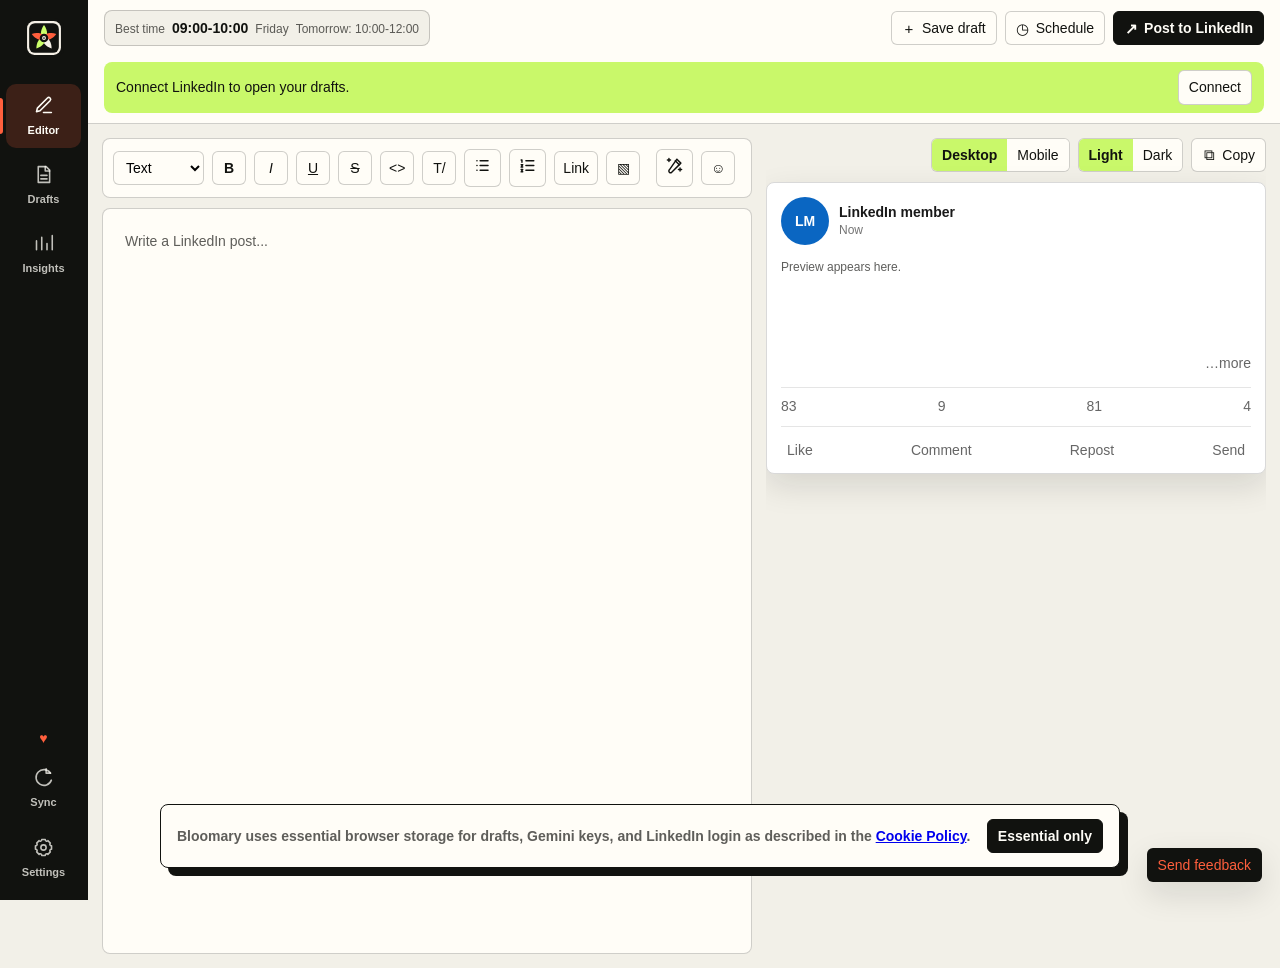
<file: index.html>
<!doctype html>
<html lang="en">
  <head>
    <meta charset="utf-8">
    <meta name="viewport" content="width=device-width, initial-scale=1">
    <meta http-equiv="Content-Security-Policy" content="script-src 'self' https://cdn.paddle.com; object-src 'none'; base-uri 'self'">
    <title>Bloomary</title>
    <link rel="icon" href="favicon.svg?v=20260927-flower1" type="image/svg+xml">
    <link rel="stylesheet" href="styles.css?v=20260929-mobile3">
    <script src="https://cdn.paddle.com/paddle/v2/paddle.js"></script>
  </head>
  <body>
    <div class="app-shell">
      <aside class="left-nav" aria-label="Sections">
        <a class="brand nav-brand" href="/editor" aria-label="Open editor">
          <img class="brand-mark" src="app-logo.svg?v=20260927-flower1" alt="" aria-hidden="true">
          <span>Bloomary</span>
        </a>
        <nav class="nav-list">
          <a id="navEditor" class="nav-item is-active" href="/editor">
            <span class="nav-icon" aria-hidden="true"><svg viewBox="0 0 24 24"><path d="M12 20h9"/><path d="M16.5 3.5a2.1 2.1 0 0 1 3 3L8 18l-4 1 1-4Z"/></svg></span>
            <span>Editor</span>
          </a>
          <a id="navDrafts" class="nav-item" href="/drafts">
            <span class="nav-icon" aria-hidden="true"><svg viewBox="0 0 24 24"><path d="M6 3h9l4 4v14H6Z"/><path d="M14 3v5h5M9 13h7M9 17h7"/></svg></span>
            <span>Drafts</span>
          </a>
          <a id="navInsights" class="nav-item" href="/insights">
            <span class="nav-icon" aria-hidden="true"><svg viewBox="0 0 24 24"><path d="M4 19V9M10 19V5M16 19v-7M22 19V3"/></svg></span>
            <span>Insights</span>
          </a>
        </nav>
        <p class="beta-note">Beta-testing for early birds. With love.</p>
        <a class="nav-item sync-item" href="sync/">
          <span class="nav-icon" aria-hidden="true"><svg viewBox="0 0 24 24"><path d="M20 7h-5V2"/><path d="M20 7a9 9 0 1 0 1 8"/></svg></span>
          <span>Sync</span>
        </a>
        <a id="navSettings" class="nav-item settings-item" href="/settings">
          <span class="nav-icon" aria-hidden="true"><svg viewBox="0 0 24 24"><circle cx="12" cy="12" r="3"/><path d="M19.4 15a1.7 1.7 0 0 0 .3 1.9l.1.1-2.8 2.8-.1-.1a1.7 1.7 0 0 0-1.9-.3 1.7 1.7 0 0 0-1 1.6v.2h-4V21a1.7 1.7 0 0 0-1-1.6 1.7 1.7 0 0 0-1.9.3l-.1.1L4.2 17l.1-.1a1.7 1.7 0 0 0 .3-1.9A1.7 1.7 0 0 0 3 14H2.8v-4H3a1.7 1.7 0 0 0 1.6-1 1.7 1.7 0 0 0-.3-1.9L4.2 7 7 4.2l.1.1a1.7 1.7 0 0 0 1.9.3A1.7 1.7 0 0 0 10 3V2.8h4V3a1.7 1.7 0 0 0 1 1.6 1.7 1.7 0 0 0 1.9-.3l.1-.1L19.8 7l-.1.1a1.7 1.7 0 0 0-.3 1.9 1.7 1.7 0 0 0 1.6 1h.2v4H21a1.7 1.7 0 0 0-1.6 1Z"/></svg></span>
          <span>Settings</span>
        </a>
      </aside>

      <header class="topbar">
        <a class="mobile-header-link mobile-brand" href="/editor" aria-label="Open editor">
          <img class="brand-mark" src="app-logo.svg?v=20260927-flower1" alt="" aria-hidden="true">
        </a>
        <a class="mobile-header-link mobile-sync-link" href="sync/" aria-label="Sync drafts" title="Sync drafts">
          <svg viewBox="0 0 24 24" aria-hidden="true"><path d="M20 7h-5V2"/><path d="M20 7a9 9 0 1 0 1 8"/></svg>
        </a>
        <section class="post-time-card" aria-label="Best time to post today">
          <span>Best time</span>
          <strong id="bestPostTime">--</strong>
          <small id="bestPostDay"></small>
          <small id="bestPostTomorrow" class="tomorrow-time"></small>
        </section>
        <nav class="top-actions" aria-label="Main actions">
          <button id="saveDraft" class="button-with-icon" type="button" title="Save as new draft"><span class="button-icon" aria-hidden="true">+</span><span class="button-label">Save draft</span></button>
          <details id="scheduleMenu" class="schedule-menu">
            <summary class="button-with-icon"><span class="button-icon" aria-hidden="true">◷</span><span>Schedule</span></summary>
            <div class="schedule-popover">
              <label>Publish at<input id="scheduleAt" type="datetime-local" aria-label="Schedule date and time" title="Choose schedule date and time"></label>
              <button id="schedulePost" class="primary-action" type="button">Confirm schedule</button>
            </div>
          </details>
          <button id="publishLinkedIn" class="primary-action button-with-icon" type="button" title="Post to LinkedIn"><span class="button-icon" aria-hidden="true">↗</span><span class="button-label">Post to LinkedIn</span></button>
          <input id="postAttachment" type="file" accept="image/jpeg,image/png" hidden>
        </nav>
        <div id="tierBanner" class="tier-banner" role="status" hidden>
          <p><span id="tierBannerText"></span><small id="tierBannerNote" hidden></small></p>
          <button id="tierBannerAction" type="button"></button>
        </div>
      </header>

      <main id="editorView" class="workspace">
        <section class="editor-pane" aria-label="Draft editor">
          <div class="formatbar" aria-label="Formatting controls">
            <select id="blockFormat" title="Text style" aria-label="Text style">
              <option value="p">Text</option>
              <option value="h2">Heading</option>
            </select>
            <button type="button" class="icon-button" data-command="bold" title="Bold"><strong>B</strong></button>
            <button type="button" class="icon-button" data-command="italic" title="Italic"><em>I</em></button>
            <button type="button" class="icon-button" data-command="underline" title="Underline"><span class="underline">U</span></button>
            <button type="button" class="icon-button" data-command="strikeThrough" title="Strikethrough"><span class="strike">S</span></button>
            <button type="button" class="icon-button" data-text-command="code" title="Code">&lt;&gt;</button>
            <button type="button" class="icon-button" data-text-command="clear" title="Clear formatting">T/</button>
            <button type="button" class="icon-button list-icon-button" data-text-command="bullets" title="Bullet list" aria-label="Bullet list"><svg viewBox="0 0 24 24" aria-hidden="true"><circle cx="5" cy="6" r="1"/><circle cx="5" cy="12" r="1"/><circle cx="5" cy="18" r="1"/><path d="M9 6h10M9 12h10M9 18h10"/></svg></button>
            <button type="button" class="icon-button list-icon-button" data-text-command="numbered" title="Numbered list" aria-label="Numbered list"><svg viewBox="0 0 24 24" aria-hidden="true"><path d="M4 5h1v3M4 11h2l-2 3h2M4 17h2l-2 3h2M10 6h10M10 12h10M10 18h10"/></svg></button>
            <button type="button" id="addLink" class="icon-button" title="Link">Link</button>
            <button id="attachPostFile" class="icon-button" type="button" title="Open image editor">▧</button>
            <span id="attachmentName" class="attachment-name"></span>
            <button id="removeAttachment" class="icon-button" type="button" title="Remove image" aria-label="Remove image" hidden>×</button>
            <button type="button" id="naturalizeEnglish" class="icon-button ai-wand-button" title="Improve post with AI" aria-label="Improve post with AI"><svg viewBox="0 0 24 24" aria-hidden="true"><path d="m15 4 5 5L8.5 20.5a2.1 2.1 0 0 1-3-3Z"/><path d="m13 6 5 5M5 3v4M3 5h4M19 15v4M17 17h4"/></svg><span class="button-label sr-only">Improve post with AI</span></button>
            <button type="button" id="openEmojiPicker" class="icon-button" title="Insert emoji">☺</button>
            <button id="showPreview" class="icon-button preview-mobile-toggle" type="button" title="Show preview" aria-label="Show preview">◐</button>
          </div>

          <textarea
            id="editor"
            class="editor"
            aria-multiline="true"
            spellcheck="true"
            placeholder="Write a LinkedIn post..."
          ></textarea>
        </section>

        <aside class="preview-pane" aria-label="LinkedIn preview">
          <div class="preview-toolbar">
            <div class="segmented" aria-label="Preview device">
              <button type="button" class="is-active" data-device="desktop" title="Desktop preview">Desktop</button>
              <button type="button" data-device="mobile" title="Mobile preview">Mobile</button>
            </div>
            <div class="segmented" aria-label="Preview theme">
              <button type="button" class="is-active" data-theme="light" title="Light preview">Light</button>
              <button type="button" data-theme="dark" title="Dark preview">Dark</button>
            </div>
            <button type="button" id="copyText" class="button-with-icon" title="Copy text"><span class="button-icon" aria-hidden="true">⧉</span><span class="button-label">Copy</span></button>
          </div>
          <article id="previewCard" class="linkedin-card">
            <div class="profile-row">
              <div id="previewAvatar" class="avatar">in</div>
              <div>
                <div id="previewName" class="name-line">LinkedIn member</div>
                <div id="previewHeadline" class="meta-line"></div>
                <div class="meta-line">Now</div>
              </div>
            </div>
            <div class="preview-copy">
              <div id="previewBody" class="preview-body"></div>
              <button id="moreToggle" class="more-toggle" type="button">…more</button>
            </div>
            <img id="previewImage" class="preview-image" alt="" hidden>
            <div class="metrics-row">
              <span>83</span>
              <span>9</span>
              <span>81</span>
              <span>4</span>
            </div>
            <div class="engagement-row">
              <button type="button">Like</button>
              <button type="button">Comment</button>
              <button type="button">Repost</button>
              <button type="button">Send</button>
            </div>
          </article>
        </aside>
      </main>

      <main id="draftsView" class="drafts-view" hidden>
        <section class="drafts-card">
          <div class="drafts-head">
            <h1>Drafts <span id="draftCount" style="font-weight:normal;font-size:0.7em;opacity:0.5"></span></h1>
            <button id="newDraft" class="primary-action" type="button">New draft</button>
          </div>
          <div class="draft-tools">
            <input id="draftFilter" type="search" placeholder="Search drafts…" aria-label="Search drafts">
            <div class="draft-tabs" role="tablist" aria-label="Draft type">
              <button class="is-active" type="button" role="tab" aria-selected="true" data-draft-scope="all">Drafts</button>
              <button type="button" role="tab" aria-selected="false" data-draft-scope="scheduled">Scheduled</button>
            </div>
          </div>
          <div id="draftRows" class="draft-list"></div>
          <div id="draftEmpty" class="draft-empty">No drafts yet</div>
        </section>
      </main>

      <main id="insightsView" class="insights-view" hidden>
        <section class="insights-hero">
          <div>
            <p class="insights-kicker">Public LinkedIn signals</p>
            <h1>People turn their lived work into visible opportunity.</h1>
            <p>
              These examples are not promises. They show a repeatable pattern: reflection becomes positioning,
              positioning becomes posts, and posts can become leads, clients, or career movement.
            </p>
          </div>
          <button id="startFromInsight" class="primary-action" type="button">Write from your proof</button>
        </section>

        <section class="insight-grid" aria-label="LinkedIn revenue examples">
          <article class="insight-card">
            <div class="insight-topline">$2M revenue</div>
            <h2>Christian Krause / Quota League</h2>
            <p>Daily LinkedIn posting turned sales lessons and founder reflection into pipeline, revenue, and a coaching business.</p>
            <a href="https://www.linkedin.com/posts/quotaleague_i-started-betting-on-linkedin-in-2020-here-activity-7340347428467843072-HkUf" target="_blank" rel="noopener">Open post</a>
          </article>

          <article class="insight-card">
            <div class="insight-topline">$100K+ MRR pipeline</div>
            <h2>Alyona Mysko</h2>
            <p>Founder-led posts made LinkedIn a measurable revenue channel by turning product, customer, and company lessons into public trust.</p>
            <a href="https://www.linkedin.com/posts/alyona-mysko_i-started-posting-on-linkedin-about-18-months-activity-7379153226815795200-BKla" target="_blank" rel="noopener">Open post</a>
          </article>

          <article class="insight-card">
            <div class="insight-topline">2x in 60 days</div>
            <h2>Lauren Tickner</h2>
            <p>Rewriting content for buyers, not vague reach, became the lever for a coaching-client revenue jump.</p>
            <a href="https://www.linkedin.com/posts/laurentickner_my-client-2x-his-revenue-in-60-days-by-being-activity-7479866952899956736-p1ay" target="_blank" rel="noopener">Open post</a>
          </article>

          <article class="insight-card">
            <div class="insight-topline">3x client income</div>
            <h2>Trisha Paul</h2>
            <p>LinkedIn is framed as a sales machine when profile, posts, and offer clarity work together.</p>
            <a href="https://www.linkedin.com/posts/trisha-paul-698989188_linkedingrowth-sales-hacks-activity-7343299040001851394-qmXW" target="_blank" rel="noopener">Open post</a>
          </article>

          <article class="insight-card">
            <div class="insight-topline">7 inbound leads/week</div>
            <h2>Rita Kerola</h2>
            <p>Positioning and founder coaching turned personal expertise into inbound leads and income growth.</p>
            <a href="https://www.linkedin.com/posts/ritakerola_in-2020-i-thought-linkedin-was-a-digital-activity-7465280725379039232-ziv3" target="_blank" rel="noopener">Open post</a>
          </article>
        </section>
      </main>

      <main id="settingsView" class="settings-view" hidden>
        <section class="settings-card">
          <header class="settings-heading">
            <h1>Settings</h1>
          </header>
          <div class="settings-profile-section">
            <div class="oauth-box settings-panel connection-panel">
              <div class="oauth-copy">
                <div id="linkedinProfileCard" class="linkedin-profile-card" hidden>
                  <img id="linkedinProfilePicture" class="linkedin-profile-picture" alt="">
                  <div class="linkedin-profile-copy">
                    <div id="linkedinProfileName" class="linkedin-profile-name"></div>
                    <div id="linkedinProfileEmail" class="linkedin-profile-email"></div>
                    <div id="linkedinStatus" class="connection-status">LinkedIn · Connected</div>
                    <div id="linkedinTokenExpiry" class="linkedin-token-expiry" hidden></div>
                  </div>
                </div>
                <p id="linkedinDisconnectedStatus">Connect LinkedIn to publish and schedule posts.</p>
              </div>
              <div class="oauth-actions">
                <button id="linkedinConnect" class="primary-action" type="button">Connect LinkedIn</button>
                <button id="linkedinDisconnect" type="button">Disconnect</button>
              </div>
            </div>
          </div>
          <div class="settings-grid">
            <div class="oauth-box settings-panel" id="syncSettingsBox" hidden>
              <div class="oauth-copy">
                <p class="settings-label">Data</p>
                <h2>Sync drafts across devices</h2>
                <p>Keep your drafts updated everywhere you use Bloomary.</p>
              </div>
              <div class="oauth-actions">
                <label class="sync-switch-control">
                  <span id="syncToggleStatus">On</span>
                  <input id="syncEnabledToggle" type="checkbox" role="switch" aria-label="Sync drafts across devices">
                  <span class="sync-switch" aria-hidden="true"></span>
                </label>
              </div>
            </div>
            <div class="oauth-box settings-panel">
              <div class="oauth-copy">
                <p class="settings-label">Preferences</p>
                <h2>AI writing</h2>
                <p id="geminiStatus">Stored in this browser only.</p>
                <p>Write in any language. AI returns the post in the language you choose.</p>
              </div>
              <div class="oauth-actions">
                <button id="manageGeminiAPIKey" type="button">Add API key</button>
              </div>
              <div class="oauth-actions">
                <label for="postLanguage">Post language</label>
                <select id="postLanguage" aria-label="Post language">
                  <option value="English">English</option>
                  <option value="German">German</option>
                  <option value="Spanish">Spanish</option>
                  <option value="French">French</option>
                  <option value="Portuguese">Portuguese</option>
                  <option value="Italian">Italian</option>
                  <option value="Dutch">Dutch</option>
                  <option value="Polish">Polish</option>
                  <option value="Ukrainian">Ukrainian</option>
                  <option value="Russian">Russian</option>
                  <option value="Greek">Greek</option>
                  <option value="Turkish">Turkish</option>
                  <option value="Arabic">Arabic</option>
                  <option value="Hindi">Hindi</option>
                  <option value="same">Same as my draft</option>
                </select>
              </div>
              <div id="geminiKeyControls" class="oauth-actions key-actions" hidden>
                  <input id="geminiAPIKey" type="password" autocomplete="off" spellcheck="false" placeholder="Gemini API key" aria-label="Gemini API key">
                  <button id="saveGeminiAPIKey" class="primary-action" type="button">Save key</button>
                  <button id="clearGeminiAPIKey" type="button">Clear</button>
              </div>
            </div>
            <div id="paddleBillingBox" class="oauth-box settings-panel" hidden>
              <div class="oauth-copy">
                <p class="settings-label">Your plan</p>
                <h2 id="paddleBillingTitle">Bloomary Pro</h2>
                <p id="paddleBillingStatus">Your 14-day free trial starts automatically when you join Bloomary.</p>
                <div class="trial-progress" aria-hidden="true"><span id="trialProgress"></span></div>
              </div>
              <div class="oauth-actions">
                <button id="paddleSubscribe" class="primary-action" type="button">Monthly</button>
                <button id="paddleSubscribeYearly" type="button">Yearly</button>
                <button id="paddleManage" type="button" hidden>Manage subscription</button>
              </div>
            </div>
            <section class="settings-legal-card">
              <h2>Your drafts</h2>
              <p>Download every draft as Markdown files with their images.</p>
              <button id="exportDrafts" type="button">Export all drafts</button>
            </section>
            <section class="settings-legal-card">
              <h2>Privacy &amp; legal</h2>
              <div class="legal-links">
                <a href="https://bloomary.life/privacy/" target="_blank" rel="noopener">Privacy policy</a>
                <a href="https://bloomary.life/terms/" target="_blank" rel="noopener">Terms</a>
                <a href="https://bloomary.life/cookie-policy/" target="_blank" rel="noopener">Cookie policy</a>
                <a href="https://bloomary.life/legal-notice/" target="_blank" rel="noopener">Legal notice</a>
                <a href="https://bloomary.life/refund-policy/" target="_blank" rel="noopener">Refund policy</a>
              </div>
            </section>
          </div>
          <details id="dangerZone" class="danger-zone" hidden>
            <summary>Danger zone</summary>
            <div class="danger-zone-content">
              <div class="oauth-copy">
                <h2>Delete account data</h2>
                <p id="accountDeletionStatus">Connect LinkedIn to delete connected Bloomary account data.</p>
              </div>
              <div class="oauth-actions">
                <button id="deleteAccount" class="danger-action" type="button">Delete all my data</button>
              </div>
            </div>
          </details>
        </section>
      </main>
    </div>

    <button id="feedbackButton" class="bug-report-button" type="button">Send feedback</button>
    <form id="feedbackForm" class="feedback-form" hidden>
      <textarea id="feedbackMessage" rows="6" placeholder="Write your message..." aria-label="Feedback message"></textarea>
      <div class="feedback-actions">
        <button id="feedbackCancel" type="button">Cancel</button>
        <button class="primary-action" type="submit">Send feedback</button>
      </div>
    </form>

    <dialog id="draftScheduleDialog" class="draft-schedule-dialog">
      <div class="draft-schedule-dialog-head">
        <h2>Schedule draft</h2>
        <button id="draftScheduleClose" type="button" aria-label="Close scheduling dialog">×</button>
      </div>
      <p id="draftScheduleTitle"></p>
      <label>Publish at<input id="draftScheduleAt" type="datetime-local" aria-label="Schedule date and time"></label>
      <div class="draft-schedule-dialog-actions">
        <button id="draftScheduleCancel" type="button">Cancel</button>
        <button id="draftScheduleConfirm" class="primary-action" type="button">Schedule</button>
      </div>
    </dialog>

    <dialog id="planSheet" class="draft-schedule-dialog plan-sheet">
      <div class="draft-schedule-dialog-head">
        <h2 id="planSheetTitle">Choose a plan</h2>
        <button id="planSheetClose" type="button" aria-label="Close plans">×</button>
      </div>
      <div id="planSheetBody"></div>
    </dialog>

    <div id="toast" class="toast" role="status" aria-live="polite"></div>

    <div id="emojiModal" class="emoji-modal" hidden>
      <section class="emoji-picker-panel" role="dialog" aria-modal="true" aria-label="Emoji">
        <div class="emoji-picker-topbar">
          <strong>Emoji</strong>
          <button id="emojiPickerClose" type="button" aria-label="Close emoji picker">Close</button>
        </div>
        <div id="emojiPickerGrid" class="emoji-picker-grid"></div>
      </section>
    </div>

    <div id="imageEditorModal" class="image-editor-modal" hidden>
      <section class="image-editor-panel" role="dialog" aria-modal="true" aria-label="Image editor">
        <div class="image-editor-topbar">
          <button id="imageEditorCancel" type="button">Cancel</button>
          <button id="imageEditorClear" type="button">Clear</button>
        </div>
        <div class="image-editor-body">
          <label id="imageEditorDrop" class="image-editor-drop">
            <input id="imageEditorFile" type="file" accept="image/*" hidden>
            <span>Choose or drop image</span>
          </label>
          <div id="imageEditorStage" class="image-editor-stage" hidden>
            <canvas id="imageEditorCanvas" width="1080" height="1350"></canvas>
            <textarea id="imageEditorText" rows="2" placeholder="Caption" aria-label="Caption"></textarea>
          </div>
        </div>
        <div class="image-editor-controls">
          <button id="imageEditorStyle" type="button" aria-label="Toggle text background">A</button>
          <button id="imageEditorAlign" type="button" aria-label="Toggle text alignment">Center</button>
          <button id="imageEditorDone" class="primary-action" type="button">Done</button>
        </div>
      </section>
    </div>

    <script src="config.js?v=20261008-bugs1"></script>
    <script src="app.js?v=20261022-unschedule"></script>
  </body>
</html>
</file>
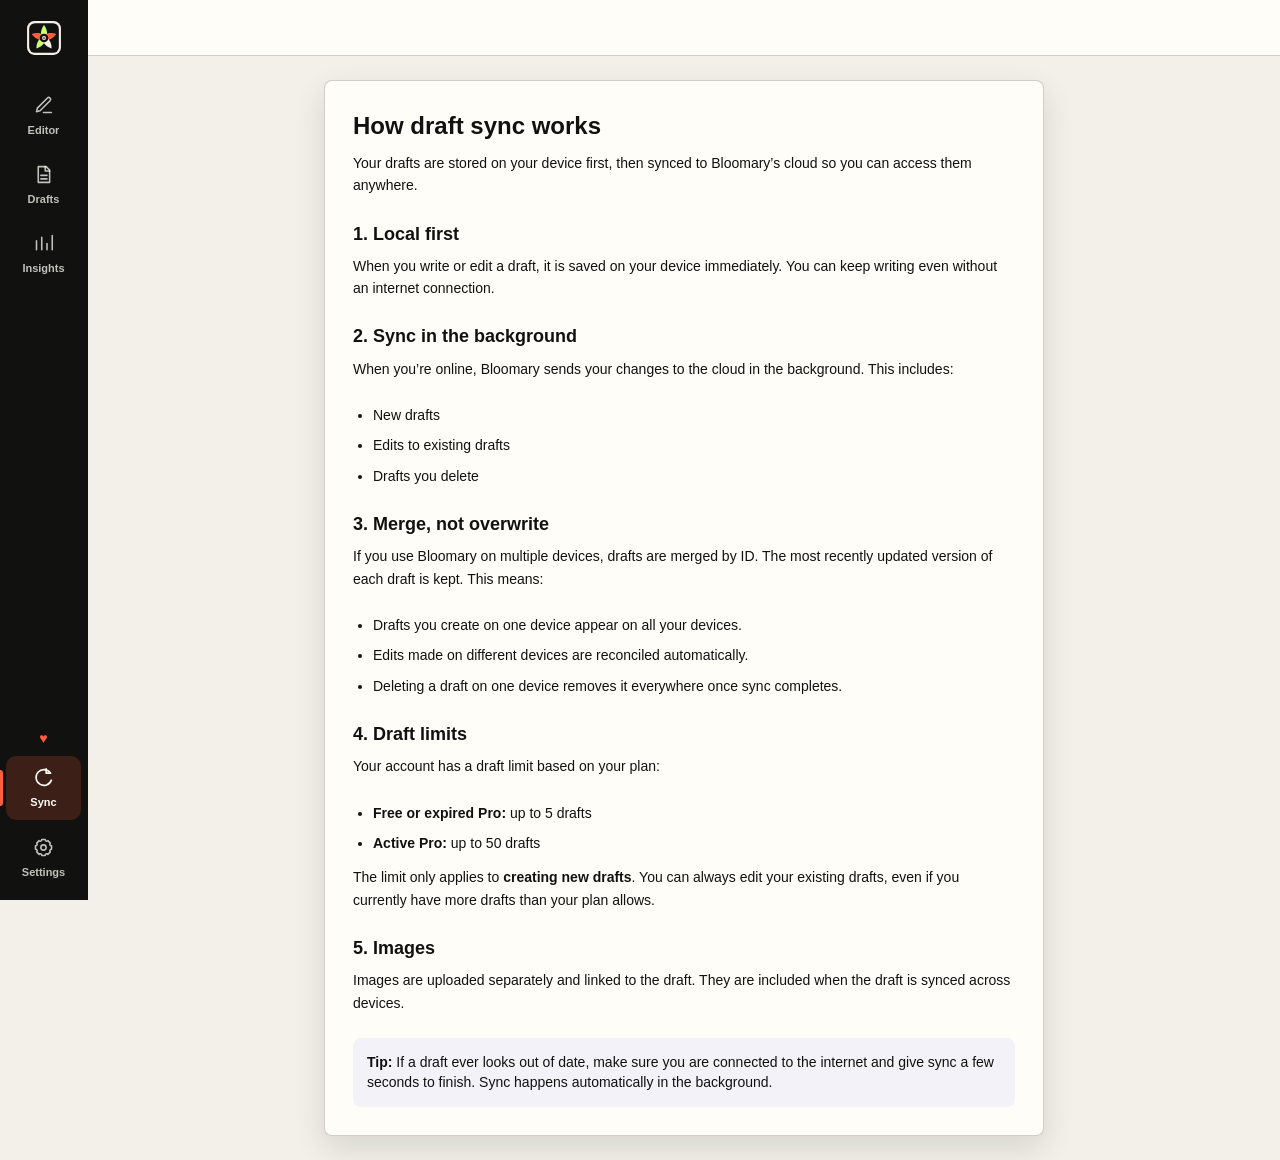
<file: sync/index.html>
<!doctype html>
<html lang="en">
  <head>
    <meta charset="utf-8">
    <meta name="viewport" content="width=device-width, initial-scale=1">
    <title>How draft sync works · Bloomary</title>
    <link rel="icon" href="../favicon.svg?v=20260927-flower1" type="image/svg+xml">
    <link rel="stylesheet" href="../styles.css?v=20260927-sync1">
    <style>
      .sync-page {
        grid-column: 2;
        grid-row: 2;
        min-width: 0;
        padding: 24px;
        overflow: auto;
      }
      .sync-card {
        max-width: 720px;
        margin: 0 auto;
        padding: 28px;
        background: var(--panel);
        border: 1px solid var(--line);
        border-radius: 8px;
        box-shadow: var(--shadow);
      }
      .sync-card h1 {
        margin: 0 0 8px;
        font-size: 24px;
      }
      .sync-card > p {
        color: var(--muted);
        margin: 0 0 24px;
      }
      .sync-card h2 {
        margin: 24px 0 8px;
        font-size: 18px;
      }
      .sync-card p,
      .sync-card li {
        line-height: 1.6;
        color: var(--ink);
      }
      .sync-card ul {
        margin: 12px 0;
        padding-left: 20px;
      }
      .sync-card li {
        margin-bottom: 8px;
      }
      .sync-card strong {
        color: var(--ink);
      }
      .sync-note {
        margin-top: 24px;
        padding: 14px;
        background: rgba(96, 112, 255, 0.08);
        border-radius: 8px;
        font-size: 14px;
      }
      @media (max-width: 760px) {
        .sync-page { grid-column: 1; }
      }
    </style>
  </head>
  <body>
    <div class="app-shell">
      <aside class="left-nav" aria-label="Sections">
        <a class="brand nav-brand" href="/editor" aria-label="Open editor">
          <img class="brand-mark" src="../app-logo.svg?v=20260927-flower1" alt="" aria-hidden="true">
          <span>Bloomary</span>
        </a>
        <nav class="nav-list">
          <a class="nav-item" href="/editor">
            <span class="nav-icon" aria-hidden="true"><svg viewBox="0 0 24 24"><path d="M12 20h9"/><path d="M16.5 3.5a2.1 2.1 0 0 1 3 3L8 18l-4 1 1-4Z"/></svg></span>
            <span>Editor</span>
          </a>
          <a class="nav-item" href="/drafts">
            <span class="nav-icon" aria-hidden="true"><svg viewBox="0 0 24 24"><path d="M6 3h9l4 4v14H6Z"/><path d="M14 3v5h5M9 13h7M9 17h7"/></svg></span>
            <span>Drafts</span>
          </a>
          <a class="nav-item" href="/insights">
            <span class="nav-icon" aria-hidden="true"><svg viewBox="0 0 24 24"><path d="M4 19V9M10 19V5M16 19v-7M22 19V3"/></svg></span>
            <span>Insights</span>
          </a>
        </nav>
        <p class="beta-note">Beta-testing for early birds. With love.</p>
        <a class="nav-item is-active" href="/sync/">
          <span class="nav-icon" aria-hidden="true"><svg viewBox="0 0 24 24"><path d="M20 7h-5V2"/><path d="M20 7a9 9 0 1 0 1 8"/></svg></span>
          <span>Sync</span>
        </a>
        <a class="nav-item settings-item" href="/settings">
          <span class="nav-icon" aria-hidden="true"><svg viewBox="0 0 24 24"><circle cx="12" cy="12" r="3"/><path d="M19.4 15a1.7 1.7 0 0 0 .3 1.9l.1.1-2.8 2.8-.1-.1a1.7 1.7 0 0 0-1.9-.3 1.7 1.7 0 0 0-1 1.6v.2h-4V21a1.7 1.7 0 0 0-1-1.6 1.7 1.7 0 0 0-1.9.3l-.1.1L4.2 17l.1-.1a1.7 1.7 0 0 0 .3-1.9A1.7 1.7 0 0 0 3 14H2.8v-4H3a1.7 1.7 0 0 0 1.6-1 1.7 1.7 0 0 0-.3-1.9L4.2 7 7 4.2l.1.1a1.7 1.7 0 0 0 1.9.3A1.7 1.7 0 0 0 10 3V2.8h4V3a1.7 1.7 0 0 0 1 1.6 1.7 1.7 0 0 0 1.9-.3l.1-.1L19.8 7l-.1.1a1.7 1.7 0 0 0-.3 1.9 1.7 1.7 0 0 0 1.6 1h.2v4H21a1.7 1.7 0 0 0-1.6 1Z"/></svg></span>
          <span>Settings</span>
        </a>
      </aside>

      <header class="topbar">
        <div></div>
      </header>

      <main class="sync-page">
        <section class="sync-card">
          <h1>How draft sync works</h1>
          <p>Your drafts are stored on your device first, then synced to Bloomary’s cloud so you can access them anywhere.</p>

          <h2>1. Local first</h2>
          <p>When you write or edit a draft, it is saved on your device immediately. You can keep writing even without an internet connection.</p>

          <h2>2. Sync in the background</h2>
          <p>When you’re online, Bloomary sends your changes to the cloud in the background. This includes:</p>
          <ul>
            <li>New drafts</li>
            <li>Edits to existing drafts</li>
            <li>Drafts you delete</li>
          </ul>

          <h2>3. Merge, not overwrite</h2>
          <p>If you use Bloomary on multiple devices, drafts are merged by ID. The most recently updated version of each draft is kept. This means:</p>
          <ul>
            <li>Drafts you create on one device appear on all your devices.</li>
            <li>Edits made on different devices are reconciled automatically.</li>
            <li>Deleting a draft on one device removes it everywhere once sync completes.</li>
          </ul>

          <h2>4. Draft limits</h2>
          <p>Your account has a draft limit based on your plan:</p>
          <ul>
            <li><strong>Free or expired Pro:</strong> up to 5 drafts</li>
            <li><strong>Active Pro:</strong> up to 50 drafts</li>
          </ul>
          <p>The limit only applies to <strong>creating new drafts</strong>. You can always edit your existing drafts, even if you currently have more drafts than your plan allows.</p>

          <h2>5. Images</h2>
          <p>Images are uploaded separately and linked to the draft. They are included when the draft is synced across devices.</p>

          <div class="sync-note">
            <strong>Tip:</strong> If a draft ever looks out of date, make sure you are connected to the internet and give sync a few seconds to finish. Sync happens automatically in the background.
          </div>
        </section>
      </main>
    </div>
  </body>
</html>
</file>
<file: styles.css>
:root {
  color-scheme: light;
  --ink: #11120f;
  --paper: #f2f0e8;
  --white: #fffdf7;
  --coral: #ff5f3d;
  --lime: #c9f86a;
  --green: #3f6815;
  --bg: var(--paper);
  --panel: var(--white);
  --panel-2: #fffdf7;
  --muted: rgba(17, 18, 15, 0.68);
  --line: rgba(17, 18, 15, 0.20);
  --accent: var(--coral);
  --accent-2: var(--lime);
  --danger: #b62619;
  --shadow: 0 12px 32px rgba(17, 18, 15, 0.12);
}

* {
  box-sizing: border-box;
}

[hidden] {
  display: none !important;
}

.sr-only {
  position: absolute;
  width: 1px;
  height: 1px;
  padding: 0;
  margin: -1px;
  overflow: hidden;
  clip: rect(0, 0, 0, 0);
  white-space: nowrap;
  border: 0;
}

body {
  margin: 0;
  background: var(--bg);
  color: var(--ink);
  font: 14px/1.45 -apple-system, BlinkMacSystemFont, "Segoe UI", sans-serif;
}

button,
select {
  font: inherit;
}

button:focus-visible,
select:focus-visible,
input:focus-visible {
  outline: 2px solid var(--green);
  outline-offset: 2px;
}

button {
  border: 1px solid var(--line);
  border-radius: 6px;
  background: var(--panel);
  color: var(--ink);
  cursor: pointer;
  min-height: 34px;
  padding: 6px 10px;
}

button:hover {
  border-color: var(--ink);
}

button:disabled {
  cursor: not-allowed;
  opacity: 0.45;
}

.list-icon-button svg {
  width: 19px;
  height: 19px;
  fill: none;
  stroke: currentColor;
  stroke-width: 1.8;
  stroke-linecap: round;
  stroke-linejoin: round;
}

.list-icon-button circle {
  fill: currentColor;
  stroke: none;
}

.ai-wand-button svg {
  width: 19px;
  height: 19px;
  fill: none;
  stroke: currentColor;
  stroke-width: 1.8;
  stroke-linecap: round;
  stroke-linejoin: round;
}

.legal-links {
  display: flex;
  flex-wrap: wrap;
  gap: 12px;
  margin: 0;
}

.cookie-consent {
  position: fixed;
  left: clamp(14px, 3vw, 32px);
  right: clamp(14px, 3vw, 32px);
  bottom: clamp(14px, 3vw, 32px);
  z-index: 80;
  display: flex;
  align-items: center;
  justify-content: space-between;
  gap: 16px;
  max-width: 960px;
  margin: 0 auto;
  padding: 14px 16px;
  border: 1px solid var(--ink);
  border-radius: 8px;
  background: var(--panel);
  box-shadow: 8px 8px 0 var(--ink);
}

.cookie-consent p {
  margin: 0;
  color: var(--muted);
  font-weight: 750;
}

.cookie-consent div {
  display: flex;
  flex-wrap: wrap;
  gap: 8px;
}

.cookie-consent button {
  border-color: var(--ink);
  background: var(--ink);
  color: var(--white);
  font-weight: 800;
}

.app-shell {
  min-height: 100vh;
  display: grid;
  grid-template-columns: 88px minmax(0, 1fr);
  grid-template-rows: auto minmax(0, 1fr);
}

.left-nav {
  position: fixed;
  inset: 0 auto 0 0;
  z-index: 30;
  width: 88px;
  height: 100vh;
  grid-row: 1 / -1;
  display: flex;
  flex-direction: column;
  align-items: center;
  gap: 6px;
  min-height: 100vh;
  padding: 16px 6px 10px;
  background: var(--ink);
  color: var(--white);
  border-right: 1px solid var(--ink);
}

.nav-brand {
  justify-content: center;
  width: 44px;
  height: 44px;
  padding: 0;
  margin-bottom: 18px;
  color: var(--white);
  text-decoration: none;
}

.nav-brand > span {
  display: none;
}

.nav-brand .brand-mark {
  width: 40px;
  height: 40px;
  border-radius: 10px;
}

.nav-brand:visited,
.nav-brand:hover {
  color: var(--white);
}

.beta-note {
  margin: auto 0 2px;
  color: var(--coral);
  font-size: 0;
  font-weight: 700;
}

.beta-note::before {
  content: "♥";
  font-size: 14px;
}

.nav-list {
  width: 100%;
  display: grid;
  align-content: start;
  gap: 5px;
}

.nav-item {
  position: relative;
  display: flex;
  flex-direction: column;
  align-items: center;
  justify-content: center;
  gap: 5px;
  min-height: 64px;
  width: 100%;
  padding: 7px 3px;
  border: 0;
  border-radius: 10px;
  background: transparent;
  color: rgba(255, 253, 247, 0.74);
  text-align: center;
  font-size: 11px;
  font-weight: 650;
}

a.nav-item {
  text-decoration: none;
}

.nav-item:hover,
.nav-item.is-active {
  background: rgba(255, 253, 247, 0.10);
  color: var(--white);
}

.nav-item.is-active {
  background: rgba(255, 95, 61, 0.18);
  color: var(--white);
  box-shadow: none;
}

.nav-item.is-active::before {
  content: "";
  position: absolute;
  left: -6px;
  top: 14px;
  bottom: 14px;
  width: 3px;
  border-radius: 0 3px 3px 0;
  background: var(--coral);
}

.nav-icon {
  display: grid;
  place-items: center;
  width: 24px;
  height: 24px;
  line-height: 1;
}

.nav-icon svg {
  width: 21px;
  height: 21px;
  fill: none;
  stroke: currentColor;
  stroke-width: 1.8;
  stroke-linecap: round;
  stroke-linejoin: round;
}

.settings-item {
  min-height: 64px;
}

.post-time-card {
  display: flex;
  align-items: baseline;
  gap: 7px;
  margin: 0;
  padding: 7px 10px;
  border: 1px solid var(--line);
  border-radius: 8px;
  background: var(--paper);
  color: var(--muted);
}

.post-time-card span,
.post-time-card small {
  font-size: 12px;
}

.post-time-card strong {
  color: var(--ink);
  font-size: 14px;
}

.tomorrow-time {
  color: var(--muted);
  font-size: 11px;
}

.topbar {
  grid-column: 2;
  min-height: 56px;
  display: flex;
  align-items: center;
  justify-content: space-between;
  gap: 16px;
  padding: 10px 16px;
  border-bottom: 1px solid var(--line);
  background: var(--white);
  position: sticky;
  top: 0;
  z-index: 20;
}

.mobile-header-link {
  display: none;
}

.topbar:has(.tier-banner:not([hidden])) {
  flex-wrap: wrap;
}

.tier-banner {
  order: 99;
  flex: 1 0 100%;
  display: flex;
  align-items: center;
  justify-content: space-between;
  gap: 12px;
  padding: 8px 12px;
  border-radius: 8px;
  background: var(--lime);
  color: var(--ink);
}

.tier-banner p {
  display: grid;
  gap: 2px;
  margin: 0;
}

.tier-banner small {
  color: var(--muted);
}

.brand {
  display: flex;
  align-items: center;
  gap: 8px;
  font-weight: 700;
}

.brand-mark {
  width: 28px;
  height: 28px;
  border-radius: 6px;
  object-fit: cover;
}

.top-actions,
.formatbar {
  display: flex;
  align-items: center;
  gap: 8px;
  flex-wrap: wrap;
}

.schedule-menu {
  position: relative;
}

.schedule-menu > summary {
  min-height: 34px;
  padding: 6px 10px;
  border: 1px solid var(--line);
  border-radius: 6px;
  background: var(--panel);
  cursor: pointer;
  list-style: none;
}

.schedule-menu > summary::-webkit-details-marker {
  display: none;
}

.schedule-menu[open] > summary {
  border-color: var(--ink);
}

.schedule-popover {
  position: absolute;
  top: calc(100% + 8px);
  right: 0;
  z-index: 30;
  display: grid;
  gap: 12px;
  width: 280px;
  padding: 14px;
  border: 1px solid var(--line);
  border-radius: 8px;
  background: var(--panel);
  box-shadow: var(--shadow);
}

.schedule-popover input {
  width: 100%;
}

.primary-action {
  border-color: var(--ink);
  background: var(--ink);
  color: var(--white);
  font-weight: 750;
}

.primary-action:hover {
  border-color: var(--coral);
  background: var(--coral);
}

.workspace {
  grid-column: 2;
  grid-row: 2;
  display: grid;
  grid-template-columns: minmax(420px, 1fr) minmax(360px, 500px);
  gap: 14px;
  padding: 14px;
  height: calc(100vh - 56px);
  min-height: 0;
  overflow: hidden;
  position: relative;
}

.editor-pane,
.preview-pane {
  min-width: 0;
}

.editor-pane {
  display: grid;
  grid-template-rows: auto 1fr;
  gap: 10px;
  min-height: 0;
}

.formatbar {
  padding: 10px;
  background: var(--panel);
  border: 1px solid var(--line);
  border-radius: 8px;
}

.preview-mobile-toggle {
  display: none;
}

.formatbar select {
  min-height: 34px;
  border: 1px solid var(--line);
  border-radius: 6px;
  background: var(--panel);
  padding: 6px 8px;
}

.format-spacer {
  flex: 1 1 auto;
}

.icon-button {
  min-width: 34px;
  padding: 6px 8px;
}

.button-with-icon {
  display: inline-flex;
  align-items: center;
  gap: 6px;
}

.button-icon {
  display: inline-grid;
  place-items: center;
  min-width: 14px;
  font-size: 15px;
  line-height: 1;
}

.attachment-name {
  max-width: 180px;
  overflow: hidden;
  color: var(--muted);
  font-size: 12px;
  text-overflow: ellipsis;
  white-space: nowrap;
}

.underline {
  text-decoration: underline;
}

.strike {
  text-decoration: line-through;
}

.segmented {
  display: inline-grid;
  grid-auto-flow: column;
  border: 1px solid var(--line);
  border-radius: 6px;
  overflow: hidden;
  background: var(--panel);
}

.segmented button {
  border: 0;
  border-radius: 0;
  min-height: 32px;
}

.segmented .is-active {
  border-color: var(--green);
  background: var(--lime);
  color: var(--ink);
  font-weight: 650;
}

.editor {
  box-sizing: border-box;
  height: 100%;
  min-height: 0;
  max-height: 100%;
  width: 100%;
  overflow-y: auto;
  overscroll-behavior: contain;
  padding: 22px;
  background: var(--panel);
  border: 1px solid var(--line);
  border-radius: 8px;
  outline: none;
  resize: none;
  white-space: pre-wrap;
  font-size: 17px;
  line-height: 1.55;
  color: var(--ink);
  font: inherit;
}

.editor:focus {
  border-color: var(--green);
  box-shadow: 0 0 0 3px rgba(63, 104, 21, 0.16);
}

.editor::placeholder {
  color: var(--muted);
}

.preview-pane {
  display: grid;
  justify-items: center;
  align-content: start;
  min-height: 0;
  overflow-y: auto;
  overscroll-behavior: contain;
  padding-bottom: 24px;
}

.preview-toolbar {
  width: 100%;
  max-width: 500px;
  display: flex;
  align-items: center;
  justify-content: flex-end;
  gap: 8px;
  margin-bottom: 10px;
}

.linkedin-card {
  width: 100%;
  max-width: 500px;
  background: #ffffff;
  color: #191919;
  border: 1px solid #d9d9d9;
  border-radius: 8px;
  box-shadow: var(--shadow);
  padding: 14px 14px 8px;
  transition: max-width 160ms ease, background 160ms ease, color 160ms ease;
}

.linkedin-card.mobile {
  max-width: 360px;
}

.linkedin-card.dark {
  background: #171717;
  color: #f4f4f4;
  border-color: #333333;
}

.profile-row {
  display: grid;
  grid-template-columns: 48px 1fr;
  gap: 10px;
  align-items: center;
  margin-bottom: 12px;
}

.avatar {
  display: grid;
  place-items: center;
  width: 48px;
  height: 48px;
  border-radius: 50%;
  background: #0a66c2;
  color: #ffffff;
  font-weight: 750;
}

.avatar.has-image {
  background-position: center;
  background-size: cover;
  color: transparent;
}

.name-line {
  font-weight: 700;
}

.meta-line {
  color: #737373;
  font-size: 12px;
}

.dark .meta-line {
  color: #b5b5b5;
}

.preview-body {
  white-space: pre-wrap;
  overflow-wrap: anywhere;
  font-size: 14px;
  line-height: 1.42;
  min-height: 120px;
}

.preview-body.collapsed {
  max-height: calc(1.42em * 5);
  overflow: hidden;
}

.preview-copy {
  position: relative;
}

.preview-image {
  display: block;
  width: calc(100% + 28px);
  max-height: 360px;
  object-fit: cover;
  margin: 10px -14px 0;
  border-top: 1px solid #d9d9d9;
  border-bottom: 1px solid #d9d9d9;
}

.more-toggle {
  display: none;
  border: 0;
  background: transparent;
  color: #666666;
  padding: 4px 0;
  min-height: 24px;
}

.more-toggle.visible {
  display: inline-block;
}

.preview-body.collapsed + .more-toggle {
  position: absolute;
  right: 0;
  bottom: 0;
  padding-left: 20px;
  background: linear-gradient(90deg, transparent, #fff 18px);
}

.dark .preview-body.collapsed + .more-toggle {
  color: #b5b5b5;
  background: linear-gradient(90deg, transparent, #171717 18px);
}

.metrics-row,
.engagement-row {
  display: grid;
  grid-auto-flow: column;
  justify-content: space-between;
  gap: 8px;
  border-top: 1px solid #e5e5e5;
  margin-top: 10px;
  padding-top: 8px;
  color: #666666;
}

.dark .metrics-row,
.dark .engagement-row {
  border-top-color: #333333;
  color: #c8c8c8;
}

.engagement-row button {
  border: 0;
  background: transparent;
  color: inherit;
  min-height: 30px;
  padding: 4px 6px;
}

.template-meta {
  color: var(--muted);
  font-size: 12px;
}

.empty-state {
  display: grid;
  gap: 10px;
  color: var(--muted);
  padding: 14px;
  border: 1px dashed var(--line);
  border-radius: 8px;
}

.drafts-view,
.insights-view,
.settings-view {
  grid-column: 2;
  grid-row: 2;
  min-width: 0;
  padding: 18px;
  overflow: auto;
}

.drafts-card,
.settings-card {
  min-height: calc(100vh - 92px);
  background: var(--panel);
  border: 1px solid var(--line);
  border-radius: 8px;
  box-shadow: var(--shadow);
}

.drafts-head {
  min-height: 60px;
  display: flex;
  align-items: center;
  justify-content: space-between;
  gap: 12px;
  padding: 10px 18px;
  border-bottom: 1px solid var(--line);
}

.drafts-head h1,
.settings-card h1 {
  margin: 0;
  font-size: 22px;
}

.draft-tools {
  display: flex;
  align-items: center;
  justify-content: space-between;
  gap: 12px;
  padding: 16px 18px;
  background: var(--paper);
  border-bottom: 1px solid var(--line);
}

.draft-tools input {
  width: min(100%, 360px);
}

.draft-tabs {
  display: flex;
  align-items: center;
  gap: 4px;
  padding: 3px;
  border: 1px solid var(--line);
  border-radius: 7px;
  background: var(--panel-2);
}

.draft-tabs button {
  min-height: 32px;
  padding: 5px 11px;
  border: 0;
  background: transparent;
}

.draft-tabs button.is-active {
  background: var(--ink);
  color: var(--white);
}

input {
  min-height: 36px;
  min-width: 220px;
  border: 1px solid var(--line);
  border-radius: 5px;
  background: var(--white);
  padding: 6px 10px;
  color: var(--ink);
  font: inherit;
}

.draft-list {
  display: grid;
}

.draft-row {
  position: relative;
  display: flex;
  justify-content: space-between;
  gap: 18px;
  padding: 18px;
  border-bottom: 1px solid var(--line);
  cursor: pointer;
}

.draft-row:hover,
.draft-row:focus-visible {
  background: rgba(96, 112, 255, 0.06);
  outline: none;
}

.draft-row-copy {
  min-width: 0;
}

.draft-row h2 {
  margin: 0 0 6px;
  font-size: 17px;
}

.draft-row p {
  margin: 0 0 8px;
  color: var(--muted);
  overflow-wrap: anywhere;
}

.draft-row-meta {
  color: var(--muted);
  font-size: 13px;
}

.draft-actions {
  display: flex;
  align-items: flex-start;
  gap: 4px;
  flex: 0 0 auto;
}

.draft-icon-action {
  display: grid;
  place-items: center;
  width: 34px;
  height: 34px;
  min-width: 34px;
  padding: 7px;
  border-radius: 6px;
  background: transparent;
}

.draft-icon-action:hover {
  background: var(--panel-2);
}

.draft-icon-action svg {
  width: 18px;
  height: 18px;
  fill: none;
  stroke: currentColor;
  stroke-width: 1.8;
  stroke-linecap: round;
  stroke-linejoin: round;
}

.draft-empty {
  padding: 20px;
  color: var(--muted);
  text-align: center;
  font-size: 18px;
  font-weight: 700;
}

.draft-schedule-dialog {
  width: min(420px, calc(100vw - 32px));
  padding: 20px;
  border: 1px solid var(--line);
  border-radius: 10px;
  background: var(--panel);
  color: var(--ink);
  box-shadow: 0 24px 72px rgba(17, 18, 15, .24);
}

.draft-schedule-dialog::backdrop {
  background: rgba(17, 18, 15, .42);
}

.draft-schedule-dialog-head,
.draft-schedule-dialog-actions {
  display: flex;
  align-items: center;
  justify-content: space-between;
  gap: 10px;
}

.draft-schedule-dialog-head h2,
.draft-schedule-dialog p {
  margin: 0;
}

.draft-schedule-dialog-head button {
  border: 0;
  font-size: 24px;
}

.draft-schedule-dialog > p {
  margin: 10px 0 18px;
  color: var(--muted);
}

.draft-schedule-dialog label {
  display: grid;
  gap: 7px;
  font-weight: 700;
}

.draft-schedule-dialog input {
  width: 100%;
}

.draft-schedule-dialog-actions {
  justify-content: flex-end;
  margin-top: 18px;
}

.is-locked {
  opacity: 0.55;
}

#planSheetBody {
  margin-top: 14px;
}

.insights-view {
  display: grid;
  align-content: start;
  gap: 16px;
}

.insights-hero {
  display: flex;
  align-items: center;
  justify-content: space-between;
  gap: 18px;
  padding: 22px;
  background: var(--ink);
  color: var(--white);
  border-radius: 8px;
  box-shadow: var(--shadow);
}

.insights-hero h1 {
  max-width: 780px;
  margin: 0 0 8px;
  font-size: 34px;
  line-height: 1.05;
  letter-spacing: 0;
}

.insights-hero p {
  max-width: 760px;
  margin: 0;
  color: rgba(255, 253, 247, 0.76);
  font-size: 16px;
}

.insights-kicker {
  margin: 0 0 8px !important;
  color: var(--lime) !important;
  font-size: 13px !important;
  font-weight: 800;
  text-transform: uppercase;
}

.insight-grid {
  display: grid;
  grid-template-columns: repeat(auto-fit, minmax(260px, 1fr));
  gap: 12px;
}

.insight-card {
  display: grid;
  align-content: start;
  gap: 10px;
  min-height: 230px;
  padding: 16px;
  background: var(--panel);
  border: 1px solid var(--line);
  border-radius: 8px;
  box-shadow: 0 8px 22px rgba(17, 18, 15, 0.08);
}

.insight-topline {
  justify-self: start;
  padding: 5px 8px;
  background: var(--lime);
  color: var(--ink);
  border-radius: 5px;
  font-weight: 850;
}

.insight-card h2 {
  margin: 0;
  font-size: 20px;
  line-height: 1.15;
}

.insight-card p {
  margin: 0;
  color: var(--muted);
}

.insight-card a {
  align-self: end;
  justify-self: start;
  color: var(--ink);
  font-weight: 800;
  text-decoration-color: var(--coral);
  text-decoration-thickness: 2px;
  text-underline-offset: 4px;
}

.settings-card {
  display: grid;
  align-content: start;
  gap: 18px;
  width: min(100%, 560px);
  padding: 22px 0;
}

.settings-heading {
  padding-bottom: 4px;
}

.settings-heading p,
.settings-label {
  margin: 0 0 5px;
  color: var(--coral);
  font-size: 11px;
  font-weight: 800;
  letter-spacing: .12em;
  text-transform: uppercase;
}

.settings-heading h1 {
  margin: 0;
  font-size: 28px;
}

.settings-heading span {
  color: var(--muted);
}

.settings-profile-section {
  display: block;
}

.settings-grid {
  display: grid;
  grid-template-columns: 1fr;
  gap: 16px;
}

.connection-status {
  color: #287047;
  font-size: 14px;
  font-weight: 750;
}

.linkedin-token-expiry {
  font-size: 13px;
  color: #6b7280;
}

.linkedin-token-expiry.expired {
  color: #dc2626;
}

.settings-profile-section > *,
.settings-grid > * {
  max-width: none;
}

.settings-panel {
  min-height: 0;
  flex-direction: row;
  align-items: center;
  justify-content: space-between;
  flex-wrap: wrap;
}

.settings-panel .oauth-actions {
  justify-content: flex-end;
  margin-left: auto;
}

.connection-panel {
  min-height: 0;
}

.connection-panel .linkedin-profile-card {
  margin: 0;
  padding: 0;
  border: 0;
  border-radius: 0;
  background: transparent;
}

.key-actions input {
  flex: 1 1 240px;
  min-width: 0;
}

.settings-panel .key-actions {
  width: 100%;
  margin: 14px 0 0;
}

.settings-legal-card {
  min-height: 0;
  padding: 18px;
  border: 1px solid var(--line);
  border-radius: 8px;
  background: var(--panel-2);
}

.settings-legal-card h2 {
  margin: 0 0 10px;
  font-size: 17px;
}

.settings-legal-card .legal-links {
  gap: 16px;
}

.settings-legal-card a {
  color: var(--ink);
  font-weight: 700;
  text-decoration-color: var(--coral);
  text-underline-offset: 4px;
}

.danger-zone {
  padding: 14px 18px;
  border: 1px solid rgba(182, 38, 25, .34);
  border-radius: 8px;
  border-color: rgba(182, 38, 25, .34);
  background: rgba(182, 38, 25, .05);
}

.danger-zone summary {
  cursor: pointer;
  color: #8f241b;
  font-weight: 800;
}

.danger-zone-content {
  display: flex;
  align-items: end;
  justify-content: space-between;
  gap: 16px;
  padding-top: 16px;
}

.danger-zone-content h2 {
  margin: 0 0 4px;
  font-size: 17px;
}

.trial-progress {
  height: 6px;
  margin-top: 14px;
  overflow: hidden;
  border-radius: 999px;
  background: var(--line);
}

.trial-progress span {
  display: block;
  height: 100%;
  border-radius: inherit;
  background: var(--coral);
}

.oauth-box,
.linkedin-profile-card {
  display: flex;
  gap: 16px;
  max-width: 760px;
  padding: 18px;
  border: 1px solid var(--line);
  border-radius: 8px;
  background: var(--panel-2);
}

.oauth-box {
  align-items: center;
  justify-content: space-between;
}

.oauth-actions {
  display: flex;
  gap: 8px;
  flex-wrap: wrap;
  justify-content: flex-end;
}

.sync-switch-control {
  position: relative;
  display: flex;
  align-items: center;
  gap: 10px;
  cursor: pointer;
  font-size: 14px;
  font-weight: 700;
  color: var(--ink);
}

.sync-switch-control input {
  position: absolute;
  width: 1px;
  height: 1px;
  opacity: 0;
}

.sync-switch {
  position: relative;
  width: 42px;
  height: 24px;
  border-radius: 999px;
  background: var(--line);
  transition: background .18s ease;
}

.sync-switch::after {
  position: absolute;
  top: 3px;
  left: 3px;
  width: 18px;
  height: 18px;
  border-radius: 50%;
  background: var(--white);
  box-shadow: 0 1px 3px rgba(0, 0, 0, .24);
  content: "";
  transition: transform .18s ease;
}

.sync-switch-control input:checked + .sync-switch {
  background: var(--coral);
}

.sync-switch-control input:checked + .sync-switch::after {
  transform: translateX(18px);
}

.sync-switch-control input:focus-visible + .sync-switch {
  outline: 3px solid rgba(255, 95, 61, .24);
  outline-offset: 2px;
}

.sync-switch-control input:disabled + .sync-switch {
  opacity: .5;
  cursor: pointer;
}

.oauth-box h2 {
  margin: 0 0 4px;
  font-size: 17px;
}

.oauth-box p {
  margin: 0;
  color: var(--muted);
}

.linkedin-profile-card {
  align-items: center;
  background: var(--white);
  max-width: 620px;
  padding: 14px;
}

.linkedin-profile-picture {
  width: 56px;
  height: 56px;
  border-radius: 18px;
  object-fit: cover;
  background: var(--panel);
}

.linkedin-profile-copy {
  display: grid;
  gap: 8px;
  min-width: 0;
}

.linkedin-profile-name {
  font-size: 22px;
  line-height: 1.15;
  font-weight: 500;
  color: var(--ink);
}

.linkedin-profile-email {
  font-size: 19px;
  line-height: 1.15;
  font-weight: 750;
  color: var(--ink);
  overflow-wrap: anywhere;
}

.linkedin-profile-meta {
  display: flex;
  align-items: center;
  gap: 20px;
  color: var(--muted);
  font-size: 16px;
}

.linkedin-profile-meta span + span {
  padding-left: 20px;
  border-left: 1px solid var(--line);
  color: var(--ink);
}

.bug-report-button {
  position: fixed;
  right: 18px;
  bottom: 18px;
  z-index: 45;
  border-color: transparent;
  background: var(--ink);
  color: var(--coral);
  box-shadow: var(--shadow);
}

.feedback-form {
  position: fixed;
  right: 18px;
  bottom: 64px;
  z-index: 45;
  display: grid;
  gap: 10px;
  width: min(420px, calc(100vw - 36px));
  padding: 12px;
  border: 1px solid var(--line);
  border-radius: 8px;
  background: var(--panel);
  box-shadow: var(--shadow);
}

.feedback-form textarea {
  width: 100%;
  min-height: 132px;
  border: 1px solid var(--line);
  border-radius: 8px;
  background: var(--white);
  padding: 10px;
  color: var(--ink);
  font: inherit;
  resize: vertical;
}

.feedback-actions {
  display: flex;
  justify-content: flex-end;
  gap: 8px;
}

.toast {
  position: fixed;
  left: 50%;
  bottom: 18px;
  transform: translateX(-50%) translateY(20px);
  opacity: 0;
  pointer-events: none;
  background: var(--ink);
  color: var(--white);
  border-radius: 8px;
  padding: 10px 14px;
  box-shadow: var(--shadow);
  transition: opacity 160ms ease, transform 160ms ease;
  z-index: 50;
}

.toast.visible {
  opacity: 1;
  transform: translateX(-50%) translateY(0);
}

.emoji-modal,
.image-editor-modal {
  position: fixed;
  inset: 0;
  z-index: 80;
  display: grid;
  place-items: center;
  padding: 18px;
  background: rgba(0, 0, 0, 0.88);
}

.emoji-picker-panel {
  width: min(420px, calc(100vw - 28px));
  max-height: calc(100vh - 28px);
  overflow: hidden;
  border-radius: 8px;
  background: var(--paper);
  box-shadow: 0 24px 72px rgba(0, 0, 0, 0.32);
}

.emoji-picker-topbar {
  display: flex;
  align-items: center;
  justify-content: space-between;
  gap: 10px;
  padding: 12px 14px;
  border-bottom: 1px solid var(--line);
  background: var(--panel);
}

.emoji-picker-grid {
  display: grid;
  grid-template-columns: repeat(8, minmax(0, 1fr));
  gap: 8px;
  padding: 14px;
}

.emoji-picker-grid button {
  display: grid;
  place-items: center;
  min-width: 0;
  width: 40px;
  height: 40px;
  padding: 0;
  border: 0;
  background: transparent;
  font-size: 28px;
}

.emoji-picker-grid button:hover {
  background: var(--white);
}

.image-editor-panel {
  width: min(100%, 760px);
  height: min(100%, 920px);
  display: grid;
  grid-template-rows: auto minmax(0, 1fr) auto;
  gap: 12px;
  color: #ffffff;
}

.image-editor-topbar,
.image-editor-controls {
  display: flex;
  justify-content: space-between;
  gap: 10px;
}

.image-editor-topbar button,
.image-editor-controls button {
  background: rgba(255, 255, 255, 0.12);
  color: #ffffff;
  border-color: rgba(255, 255, 255, 0.28);
}

.image-editor-body {
  position: relative;
  min-height: 0;
  display: grid;
  place-items: center;
}

.image-editor-drop {
  width: min(100%, 420px);
  aspect-ratio: 4 / 5;
  display: grid;
  place-items: center;
  border: 1px dashed rgba(255, 255, 255, 0.42);
  border-radius: 8px;
  color: rgba(255, 255, 255, 0.74);
  cursor: pointer;
}

.image-editor-drop.is-dragover {
  border-color: var(--lime);
  color: #ffffff;
  background: rgba(211, 245, 69, 0.12);
}

.image-editor-stage {
  position: relative;
  max-width: min(100%, calc((100vh - 170px) * 0.8));
  max-height: calc(100vh - 170px);
  aspect-ratio: 4 / 5;
}

.image-editor-stage canvas {
  width: 100%;
  height: 100%;
  display: block;
  background: #000000;
}

.image-editor-stage textarea {
  position: absolute;
  left: 50%;
  top: 45%;
  width: 82%;
  min-height: 0;
  resize: none;
  border: 0;
  border-radius: 6px;
  padding: 6px 10px;
  background: transparent;
  color: #ffffff;
  text-align: center;
  font: 28px/1.14 -apple-system, BlinkMacSystemFont, "Segoe UI", sans-serif;
  outline: none;
  overflow: hidden;
}

.danger,
.danger-action {
  color: var(--danger);
}

.danger-action {
  border-color: var(--danger);
  background: var(--danger);
  color: var(--white);
  font-weight: 800;
}

.danger-action:hover {
  border-color: var(--danger);
  background: #961f16;
}

@media (max-width: 1180px) {
  .workspace {
    grid-template-columns: minmax(320px, 1fr) minmax(320px, 460px);
    height: auto;
    overflow: visible;
  }

}

@media (max-width: 900px) {
  .settings-profile-section,
  .settings-grid {
    grid-template-columns: 1fr;
  }
}

@media (max-width: 760px) {
  html,
  body {
    width: 100%;
    max-width: 100%;
    overflow-x: hidden;
  }

  body {
    padding-bottom: calc(72px + env(safe-area-inset-bottom));
  }

  .app-shell {
    width: 100%;
    max-width: none;
    min-width: 0;
    grid-template-columns: 1fr;
    grid-template-rows: auto 1fr;
  }

  .left-nav {
    position: fixed;
    inset: auto 0 0;
    width: 100%;
    height: calc(72px + env(safe-area-inset-bottom));
    min-height: 0;
    flex-direction: row;
    gap: 0;
    padding: 0 6px env(safe-area-inset-bottom);
    border-top: 1px solid rgba(255, 253, 247, 0.14);
    border-right: 0;
  }

  .nav-brand,
  .beta-note,
  .sync-item {
    display: none;
  }

  .nav-list {
    display: contents;
  }

  .nav-item {
    flex: 1 1 25%;
    width: auto;
    min-height: 64px;
    gap: 4px;
    padding: 6px 2px;
    border-radius: 0;
    font-size: 12px;
  }

  .nav-item.is-active {
    background: transparent;
    color: var(--coral);
  }

  .nav-item.is-active::before {
    inset: 0 30% auto;
    width: auto;
    height: 4px;
    border-radius: 0 0 4px 4px;
  }

  .nav-icon,
  .nav-icon svg {
    width: 24px;
    height: 24px;
  }

  .topbar {
    grid-column: 1;
    width: 100%;
    max-width: none;
    min-width: 0;
    min-height: 52px;
    align-items: center;
    gap: 6px;
    padding: 6px 10px;
  }

  .mobile-header-link {
    flex: 0 0 40px;
    display: grid;
    place-items: center;
    width: 40px;
    height: 40px;
    border-radius: 8px;
    color: var(--ink);
    text-decoration: none;
  }

  .mobile-header-link svg {
    width: 22px;
    height: 22px;
    fill: none;
    stroke: currentColor;
    stroke-width: 1.8;
    stroke-linecap: round;
    stroke-linejoin: round;
  }

  .post-time-card {
    min-width: 0;
    padding: 6px 8px;
  }

  .post-time-card small {
    display: none;
  }

  .top-actions {
    flex: 0 0 auto;
    flex-wrap: nowrap;
    gap: 6px;
    margin-left: auto;
  }

  .top-actions .button-with-icon,
  .top-actions .schedule-menu > summary {
    justify-content: center;
    width: 40px;
    min-height: 40px;
    padding: 6px;
  }

  .top-actions .button-label,
  .top-actions .schedule-menu > summary span:last-child {
    display: none;
  }

  .workspace {
    grid-column: 1;
    width: 100%;
    max-width: none;
    min-width: 0;
    grid-template-columns: 1fr;
    height: auto;
    overflow: visible;
    gap: 10px;
    padding: 10px;
  }

  .drafts-view,
  .insights-view,
  .settings-view {
    grid-column: 1;
    width: 100%;
    max-width: none;
    min-width: 0;
  }

  .drafts-view {
    padding: 10px;
  }

  .drafts-card {
    min-height: calc(100dvh - 144px - env(safe-area-inset-bottom));
  }

  .drafts-head {
    padding: 12px 14px;
  }

  .draft-tools {
    align-items: stretch;
    flex-direction: column;
    padding: 12px 14px;
  }

  .draft-tools input {
    width: 100%;
    min-width: 0;
    min-height: 44px;
  }

  .draft-tabs {
    display: grid;
    grid-template-columns: 1fr 1fr;
    width: 100%;
  }

  .draft-tabs button {
    min-height: 44px;
  }

  .formatbar {
    flex-wrap: nowrap;
    overflow-x: auto;
    overscroll-behavior-x: contain;
    scrollbar-width: none;
    box-shadow: inset -14px 0 12px -14px rgba(17, 18, 15, 0.55);
  }

  .formatbar::-webkit-scrollbar {
    display: none;
  }

  .formatbar > * {
    flex: 0 0 auto;
  }

  .formatbar select,
  .formatbar .icon-button {
    min-height: 44px;
  }

  .formatbar .icon-button {
    min-width: 44px;
  }

  .insights-hero {
    align-items: flex-start;
    flex-direction: column;
  }

  .insights-hero h1 {
    font-size: 28px;
  }

  .editor {
    height: calc(100dvh - 204px - env(safe-area-inset-bottom));
    min-height: 360px;
    max-height: none;
    padding: 16px;
  }

  .preview-pane {
    display: none;
  }

  .preview-pane.is-visible {
    display: grid;
  }

  .preview-mobile-toggle {
    display: inline-grid;
    place-items: center;
  }

  .preview-toolbar {
    justify-content: flex-start;
  }

  .linkedin-profile-card {
    align-items: flex-start;
  }

  .linkedin-profile-picture {
    width: 56px;
    height: 56px;
    border-radius: 18px;
  }

  .linkedin-profile-name {
    font-size: 22px;
  }

  .linkedin-profile-email,
  .linkedin-profile-meta {
    font-size: 16px;
  }

  .cookie-consent {
    left: 10px;
    right: 10px;
    bottom: calc(82px + env(safe-area-inset-bottom));
    align-items: stretch;
    flex-direction: column;
    gap: 12px;
    max-height: calc(100dvh - 94px - env(safe-area-inset-bottom));
    padding: 14px;
    overflow-y: auto;
    box-shadow: 5px 5px 0 var(--ink);
  }

  .cookie-consent p {
    font-size: 13px;
  }

  .cookie-consent div {
    display: grid;
    grid-template-columns: 1fr 1fr;
  }

  .cookie-consent button {
    min-height: 44px;
  }

  .bug-report-button,
  .toast {
    bottom: calc(84px + env(safe-area-inset-bottom));
  }

  .bug-report-button {
    display: grid;
    place-items: center;
    width: 44px;
    height: 44px;
    padding: 0;
    font-size: 0;
  }

  .bug-report-button::before {
    content: "?";
    font-size: 18px;
    font-weight: 800;
  }

  .feedback-form {
    bottom: calc(138px + env(safe-area-inset-bottom));
  }
}

@media (max-width: 359px) {
  .mobile-sync-link,
  .post-time-card {
    display: none;
  }

  .cookie-consent div {
    grid-template-columns: 1fr;
  }
}

@media (max-width: 760px) and (max-height: 520px) {
  .left-nav {
    display: none;
  }

  body {
    padding-bottom: 0;
  }
}
</file>
